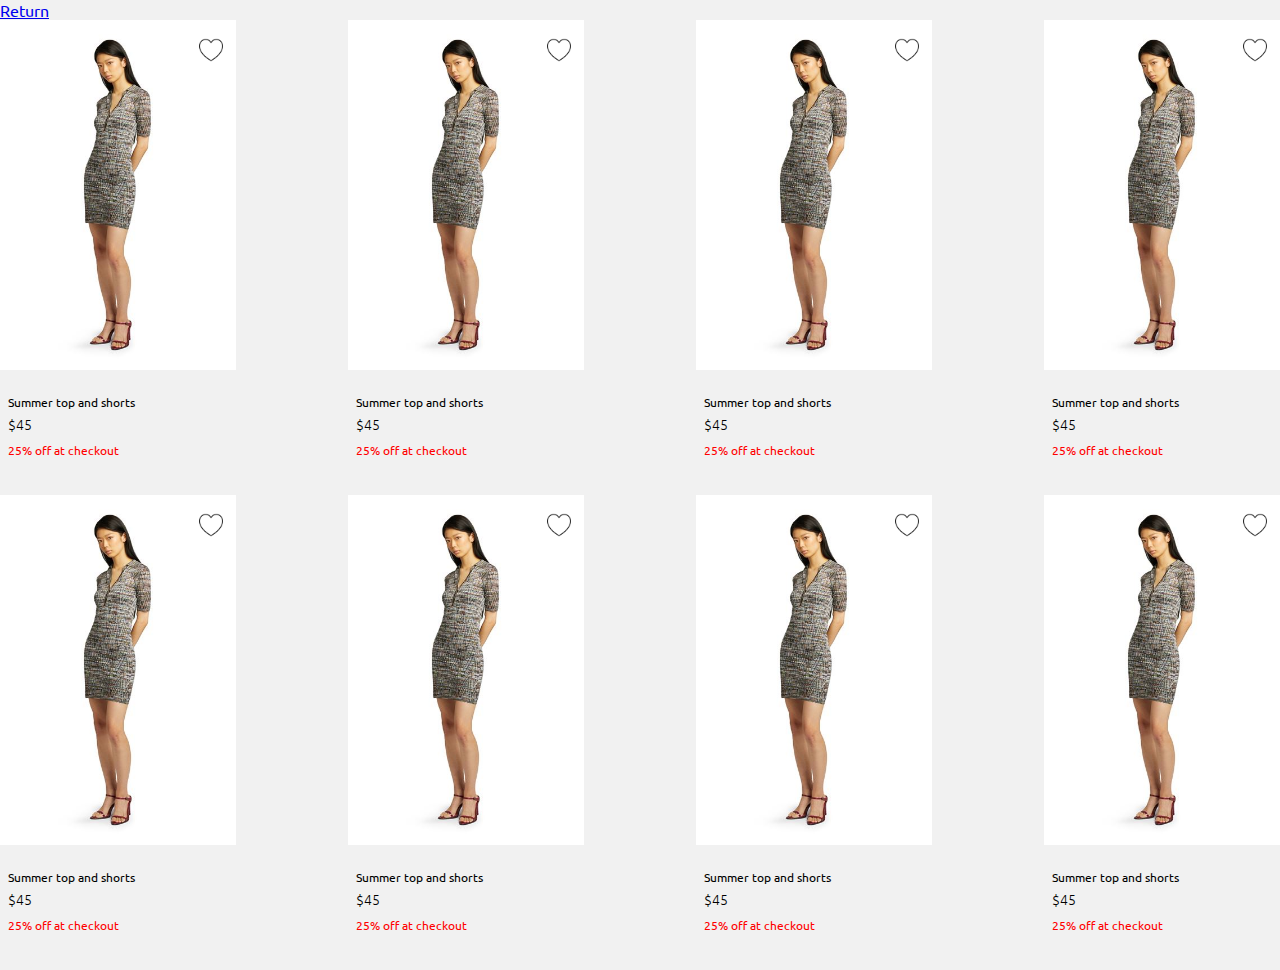
<file: catelogueTest.html>
<!DOCTYPE html>
<html lang="en">
<head>
    <meta charset="UTF-8">
    <meta http-equiv="X-UA-Compatible" content="IE=edge">
    <meta name="viewport" content="width=device-width, initial-scale=1.0">
    <title>test</title>
    <link rel="stylesheet" href="style.css">
    <link rel="preconnect" href="https://fonts.googleapis.com">
    <link rel="preconnect" href="https://fonts.gstatic.com" crossorigin>
    <link href="https://fonts.googleapis.com/css2?family=Ubuntu:ital,wght@0,300;0,500;1,300&display=swap" rel="stylesheet">
    <link href="https://fonts.googleapis.com/css2?family=Caveat+Brush&family=Open+Sans:wght@300&family=Ubuntu:ital,wght@0,300;0,500;1,300&display=swap" rel="stylesheet">
    
</head>
<body>
    <a href="index.html">Return</a>
    <div class="catelogue-card-container">
        <div class="categlogue-card">
            <div class="card">
                <div class="card-img">
                    <div class="heart-icon">
                        <img src="assets/images/dress/heart.png" alt="">
                    </div>
                    <img class="card-main-img"src="assets/images/dress/card_img1.jpg" alt="">
                </div>
                <div class="card-info">
                    <a href="" class="card-description">Summer top and shorts</a>
                    <p class="card-price">$45</p>
                    <a href="" class="card-discount">25% off at checkout</a>
                </div>
            </div>
            <div class="card">
                <div class="card-img">
                    <div class="heart-icon">
                        <img src="assets/images/dress/heart.png" alt="">
                    </div>
                    <img class="card-main-img"src="assets/images/dress/card_img1.jpg" alt="">
                </div>
                <div class="card-info">
                    <a href="" class="card-description">Summer top and shorts</a>
                    <p class="card-price">$45</p>
                    <a href="" class="card-discount">25% off at checkout</a>
                </div>
            </div>
            <div class="card">
                <div class="card-img">
                    <div class="heart-icon">
                        <img src="assets/images/dress/heart.png" alt="">
                    </div>
                    <img class="card-main-img"src="assets/images/dress/card_img1.jpg" alt="">
                </div>
                <div class="card-info">
                    <a href="" class="card-description">Summer top and shorts</a>
                    <p class="card-price">$45</p>
                    <a href="" class="card-discount">25% off at checkout</a>
                </div>
            </div>
            <div class="card">
                <div class="card-img">
                    <div class="heart-icon">
                        <img src="assets/images/dress/heart.png" alt="">
                    </div>
                    <img class="card-main-img"src="assets/images/dress/card_img1.jpg" alt="">
                </div>
                <div class="card-info">
                    <a href="" class="card-description">Summer top and shorts</a>
                    <p class="card-price">$45</p>
                    <a href="" class="card-discount">25% off at checkout</a>
                </div>
            </div>
        </div>
        
        <div class="categlogue-card">
            <div class="card">
                <div class="card-img">
                    <div class="heart-icon">
                        <img src="assets/images/dress/heart.png" alt="">
                    </div>
                    <img class="card-main-img"src="assets/images/dress/card_img1.jpg" alt="">
                </div>
                <div class="card-info">
                    <a href="" class="card-description">Summer top and shorts</a>
                    <p class="card-price">$45</p>
                    <a href="" class="card-discount">25% off at checkout</a>
                </div>
            </div>
            <div class="card">
                <div class="card-img">
                    <div class="heart-icon">
                        <img src="assets/images/dress/heart.png" alt="">
                    </div>
                    <img class="card-main-img"src="assets/images/dress/card_img1.jpg" alt="">
                </div>
                <div class="card-info">
                    <a href="" class="card-description">Summer top and shorts</a>
                    <p class="card-price">$45</p>
                    <a href="" class="card-discount">25% off at checkout</a>
                </div>
            </div>
            <div class="card">
                <div class="card-img">
                    <div class="heart-icon">
                        <img src="assets/images/dress/heart.png" alt="">
                    </div>
                    <img class="card-main-img"src="assets/images/dress/card_img1.jpg" alt="">
                </div>
                <div class="card-info">
                    <a href="" class="card-description">Summer top and shorts</a>
                    <p class="card-price">$45</p>
                    <a href="" class="card-discount">25% off at checkout</a>
                </div>
            </div>
            <div class="card">
                <div class="card-img">
                    <div class="heart-icon">
                        <img src="assets/images/dress/heart.png" alt="">
                    </div>
                    <img class="card-main-img"src="assets/images/dress/card_img1.jpg" alt="">
                </div>
                <div class="card-info">
                    <a href="" class="card-description">Summer top and shorts</a>
                    <p class="card-price">$45</p>
                    <a href="" class="card-discount">25% off at checkout</a>
                </div>
            </div>
        </div>
    </div>
    
</body>
</html>
</file>
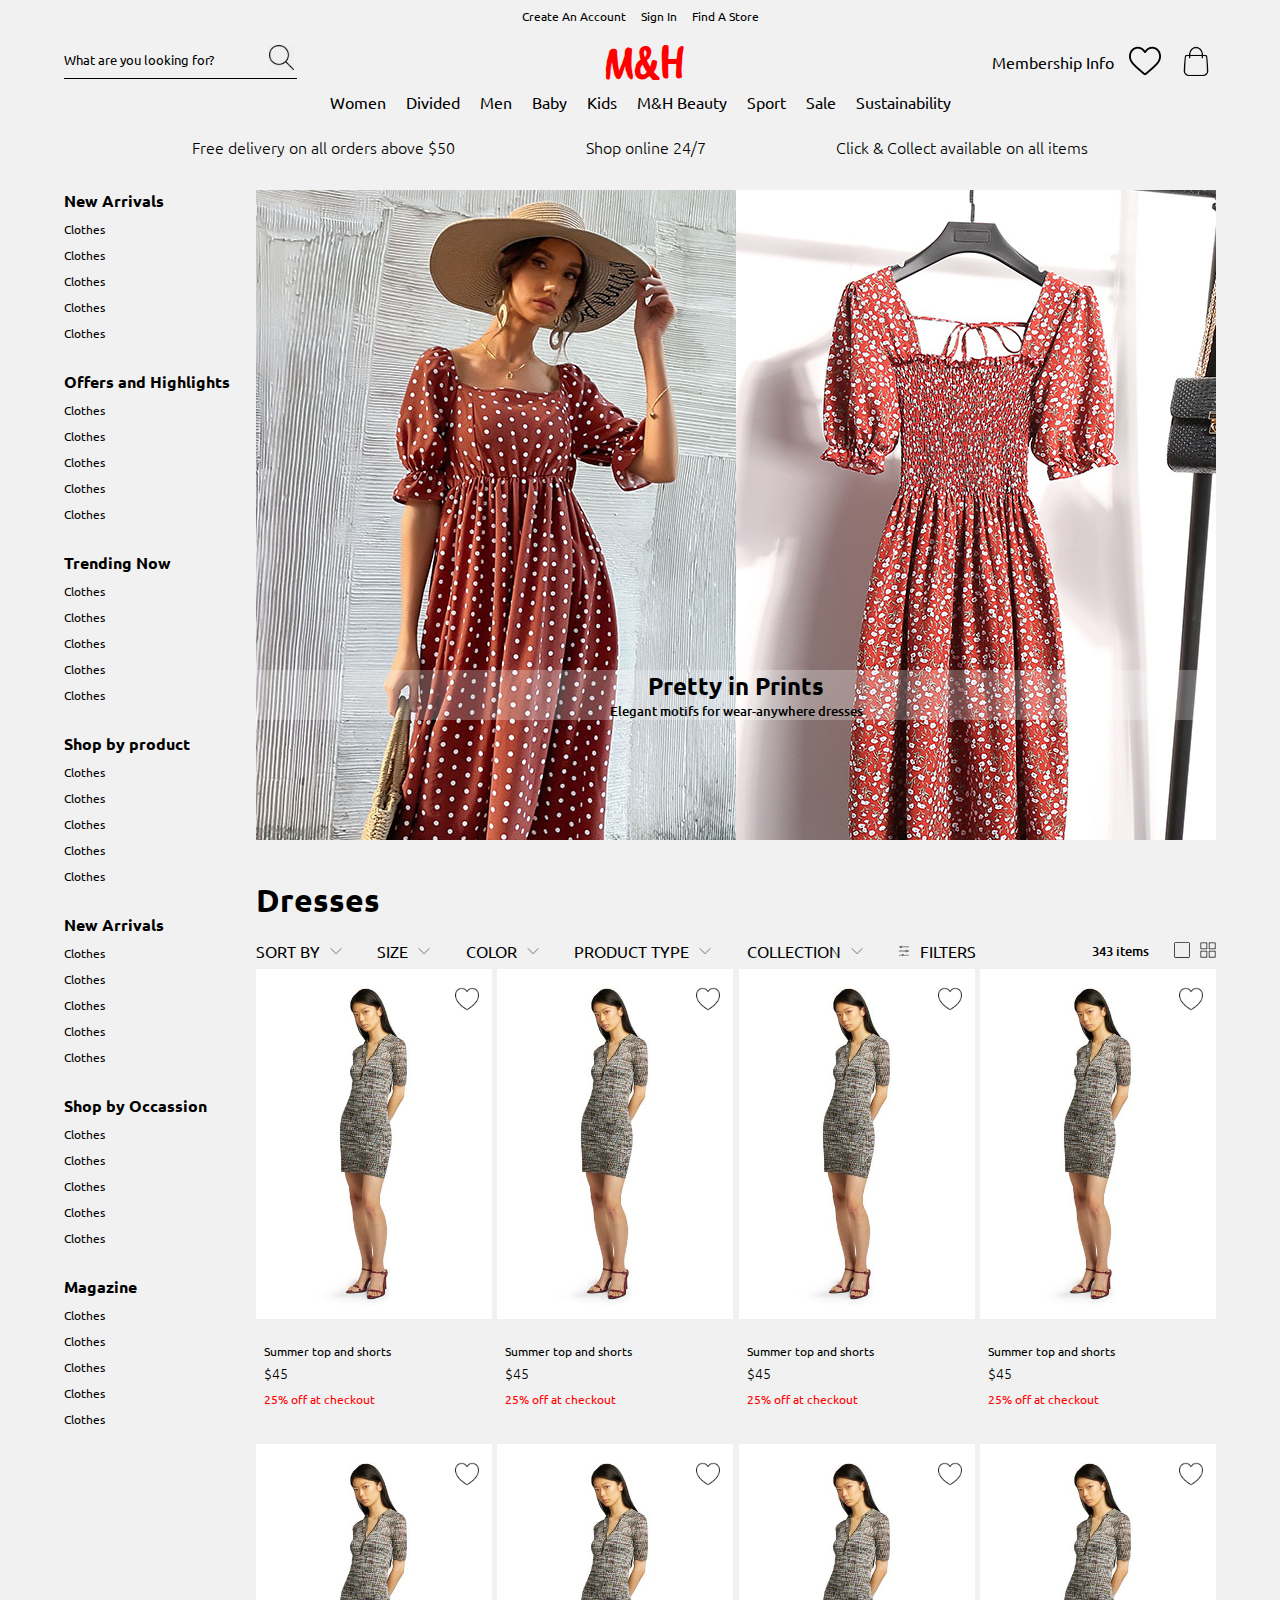
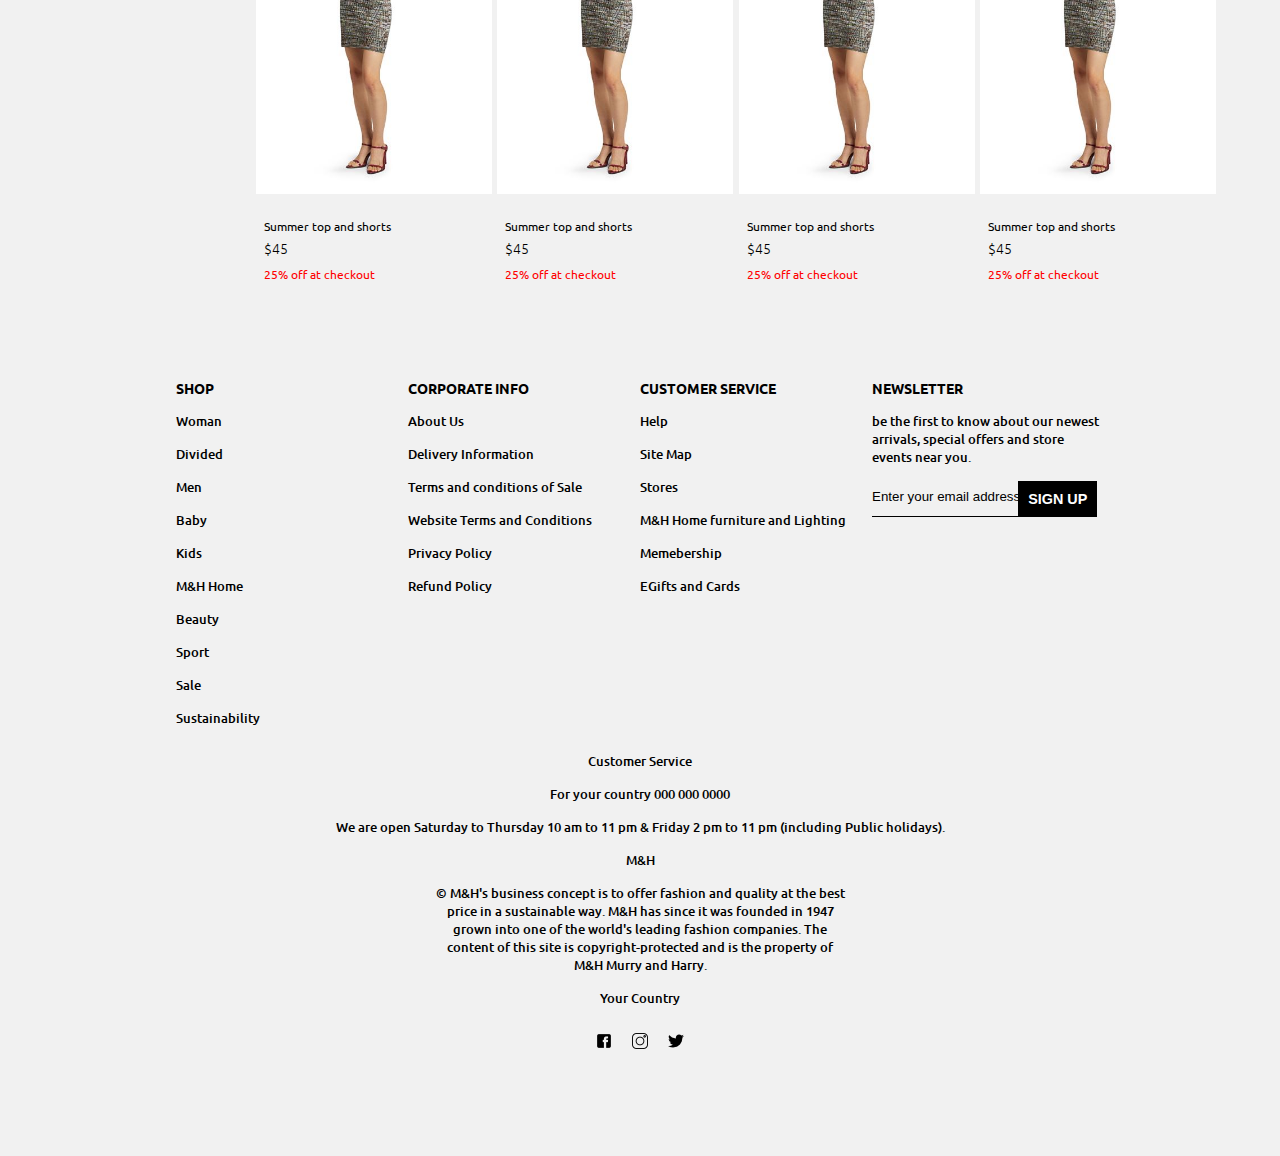
<file: dresses.html>
<!DOCTYPE html>
<html lang="en">
<head>
    <meta charset="UTF-8">
    <meta http-equiv="X-UA-Compatible" content="IE=edge">
    <meta name="viewport" content="width=device-width, initial-scale=1.0">
    <title>M&H</title>
    <link rel="stylesheet" href="style.css">
    <link rel="preconnect" href="https://fonts.googleapis.com">
    <link rel="preconnect" href="https://fonts.gstatic.com" crossorigin>
    <link href="https://fonts.googleapis.com/css2?family=Ubuntu:ital,wght@0,300;0,500;1,300&display=swap" rel="stylesheet">
    <link href="https://fonts.googleapis.com/css2?family=Caveat+Brush&family=Open+Sans:wght@300&family=Ubuntu:ital,wght@0,300;0,500;1,300&display=swap" rel="stylesheet">
    
</head>
<body>
    <header>
        <div class="login">
            <a href="">Create An Account</a>
            <a href="">Sign In</a>
            <a href="">Find A Store</a>
        </div>
        <div class="header-info">
            <div class="search">
                <div class="pad">
                    <input type="text" class="search-bar__input" placeholder="What are you looking for?" aria-label="search">
                    <button class="cancel"><img src="assets/images/cancel.png" width="15" height="15" alt="cancel"></button>
                    <button class="search-bar__submit" aria-label="submit search"><img src="assets/images/search.png" alt="search icon" width="25" height="25"></button>
                </div>
            </div>
            <div class="logo">
                <a href="index.html"><h1>M&H</h1></a>
            </div>
            <div class="info">
                <a href="">Membership Info</a>
                <a href=""><img src="assets/images/heart.png" alt="heart" width="32" height="32"></a>
                <a href=""><img src="assets/images/shopping-cart.png" width="40" height="40" alt="shopping basket"></a>
            </div>
        </div>
    </header>
    <nav>
        <ul class="nav-list">
            <li class="nav-list-item">
                <a href="">Women</a>
                <div class="women-ul__expanded">
            <div class="women-expanded">
                <a href=""><h6>New Arrivals</h6></a>
                <ul>
                    <li><a href="">View All</a></li>
                    <li><a href="">View All</a></li>
                    <li><a href="">View All</a></li>
                    <li><a href="">View All</a></li>
                    <li><a href="">View All</a></li>
                </ul>
            </div>
            <div class="women-expanded">
                <a href=""><h6>Shop By Product</h6></a>
                <ul>
                    <li><a href="">View All</a></li>
                    <li><a href="">View All</a></li>
                    <li><a href="">View All</a></li>
                    <li><a href="">View All</a></li>
                    <li><a href="">View All</a></li>
                </ul>
            </div>
            <div class="women-expanded">
                <a href=""><h6>Shop By Occassion</h6></a>
                <ul>
                    <li><a href="">View All</a></li>
                    <li><a href="">View All</a></li>
                    <li><a href="">View All</a></li>
                    <li><a href="">View All</a></li>
                    <li><a href="">View All</a></li>
                </ul>
            </div>
        </div>
            </li>
            <li class="nav-list-item">
                <a href="">Divided</a>
                <div class="women-ul__expanded">
            <div class="women-expanded">
                <a href=""><h6>New Arrivals</h6></a>
                <ul>
                    <li><a href="">View All</a></li>
                    <li><a href="">View All</a></li>
                    <li><a href="">View All</a></li>
                    <li><a href="">View All</a></li>
                    <li><a href="">View All</a></li>
                </ul>
            </div>
            <div class="women-expanded">
                <a href=""><h6>Shop By Product</h6></a>
                <ul>
                    <li><a href="">View All</a></li>
                    <li><a href="">View All</a></li>
                    <li><a href="">View All</a></li>
                    <li><a href="">View All</a></li>
                    <li><a href="">View All</a></li>
                </ul>
            </div>
            <div class="women-expanded">
                <a href=""><h6>Shop By Occassion</h6></a>
                <ul>
                    <li><a href="">View All</a></li>
                    <li><a href="">View All</a></li>
                    <li><a href="">View All</a></li>
                    <li><a href="">View All</a></li>
                    <li><a href="">View All</a></li>
                </ul>
            </div>
        </div>
            </li>
            <li class="nav-list-item">
                <a href="">Men</a>
                <div class="women-ul__expanded">
            <div class="women-expanded">
                <a href=""><h6>New Arrivals</h6></a>
                <ul>
                    <li><a href="">View All</a></li>
                    <li><a href="">View All</a></li>
                    <li><a href="">View All</a></li>
                    <li><a href="">View All</a></li>
                    <li><a href="">View All</a></li>
                </ul>
            </div>
            <div class="women-expanded">
                <a href=""><h6>Shop By Product</h6></a>
                <ul>
                    <li><a href="">View All</a></li>
                    <li><a href="">View All</a></li>
                    <li><a href="">View All</a></li>
                    <li><a href="">View All</a></li>
                    <li><a href="">View All</a></li>
                </ul>
            </div>
            <div class="women-expanded">
                <a href=""><h6>Shop By Occassion</h6></a>
                <ul>
                    <li><a href="">View All</a></li>
                    <li><a href="">View All</a></li>
                    <li><a href="">View All</a></li>
                    <li><a href="">View All</a></li>
                    <li><a href="">View All</a></li>
                </ul>
            </div>
        </div>
            </li>
            <li class="nav-list-item">
                <a href="">Baby</a>
                <div class="women-ul__expanded">
            <div class="women-expanded">
                <a href=""><h6>New Arrivals</h6></a>
                <ul>
                    <li><a href="">View All</a></li>
                    <li><a href="">View All</a></li>
                    <li><a href="">View All</a></li>
                    <li><a href="">View All</a></li>
                    <li><a href="">View All</a></li>
                </ul>
            </div>
            <div class="women-expanded">
                <a href=""><h6>Shop By Product</h6></a>
                <ul>
                    <li><a href="">View All</a></li>
                    <li><a href="">View All</a></li>
                    <li><a href="">View All</a></li>
                    <li><a href="">View All</a></li>
                    <li><a href="">View All</a></li>
                </ul>
            </div>
            <div class="women-expanded">
                <a href=""><h6>Shop By Occassion</h6></a>
                <ul>
                    <li><a href="">View All</a></li>
                    <li><a href="">View All</a></li>
                    <li><a href="">View All</a></li>
                    <li><a href="">View All</a></li>
                    <li><a href="">View All</a></li>
                </ul>
            </div>
        </div>
            </li>
            <li class="nav-list-item">
                <a href="">Kids</a>
                <div class="women-ul__expanded">
            <div class="women-expanded">
                <a href=""><h6>New Arrivals</h6></a>
                <ul>
                    <li><a href="">View All</a></li>
                    <li><a href="">View All</a></li>
                    <li><a href="">View All</a></li>
                    <li><a href="">View All</a></li>
                    <li><a href="">View All</a></li>
                </ul>
            </div>
            <div class="women-expanded">
                <a href=""><h6>Shop By Product</h6></a>
                <ul>
                    <li><a href="">View All</a></li>
                    <li><a href="">View All</a></li>
                    <li><a href="">View All</a></li>
                    <li><a href="">View All</a></li>
                    <li><a href="">View All</a></li>
                </ul>
            </div>
            <div class="women-expanded">
                <a href=""><h6>Shop By Occassion</h6></a>
                <ul>
                    <li><a href="">View All</a></li>
                    <li><a href="">View All</a></li>
                    <li><a href="">View All</a></li>
                    <li><a href="">View All</a></li>
                    <li><a href="">View All</a></li>
                </ul>
            </div>
        </div>
            </li>
            <li class="nav-list-item">
                <a href="">M&H Beauty</a>
                <div class="women-ul__expanded">
            <div class="women-expanded">
                <a href=""><h6>New Arrivals</h6></a>
                <ul>
                    <li><a href="">View All</a></li>
                    <li><a href="">View All</a></li>
                    <li><a href="">View All</a></li>
                    <li><a href="">View All</a></li>
                    <li><a href="">View All</a></li>
                </ul>
            </div>
            <div class="women-expanded">
                <a href=""><h6>Shop By Product</h6></a>
                <ul>
                    <li><a href="">View All</a></li>
                    <li><a href="">View All</a></li>
                    <li><a href="">View All</a></li>
                    <li><a href="">View All</a></li>
                    <li><a href="">View All</a></li>
                </ul>
            </div>
            <div class="women-expanded">
                <a href=""><h6>Shop By Occassion</h6></a>
                <ul>
                    <li><a href="">View All</a></li>
                    <li><a href="">View All</a></li>
                    <li><a href="">View All</a></li>
                    <li><a href="">View All</a></li>
                    <li><a href="">View All</a></li>
                </ul>
            </div>
        </div>
            </li>
            <li class="nav-list-item">
                <a href="">Sport</a>
                <div class="women-ul__expanded">
            <div class="women-expanded">
                <a href=""><h6>New Arrivals</h6></a>
                <ul>
                    <li><a href="">View All</a></li>
                    <li><a href="">View All</a></li>
                    <li><a href="">View All</a></li>
                    <li><a href="">View All</a></li>
                    <li><a href="">View All</a></li>
                </ul>
            </div>
            <div class="women-expanded">
                <a href=""><h6>Shop By Product</h6></a>
                <ul>
                    <li><a href="">View All</a></li>
                    <li><a href="">View All</a></li>
                    <li><a href="">View All</a></li>
                    <li><a href="">View All</a></li>
                    <li><a href="">View All</a></li>
                </ul>
            </div>
            <div class="women-expanded">
                <a href=""><h6>Shop By Occassion</h6></a>
                <ul>
                    <li><a href="">View All</a></li>
                    <li><a href="">View All</a></li>
                    <li><a href="">View All</a></li>
                    <li><a href="">View All</a></li>
                    <li><a href="">View All</a></li>
                </ul>
            </div>
        </div>
            </li>
            <li class="nav-list-item">
                <a href="">Sale</a>
                <div class="women-ul__expanded">
            <div class="women-expanded">
                <a href=""><h6>New Arrivals</h6></a>
                <ul>
                    <li><a href="">View All</a></li>
                    <li><a href="">View All</a></li>
                    <li><a href="">View All</a></li>
                    <li><a href="">View All</a></li>
                    <li><a href="">View All</a></li>
                </ul>
            </div>
            <div class="women-expanded">
                <a href=""><h6>Shop By Product</h6></a>
                <ul>
                    <li><a href="">View All</a></li>
                    <li><a href="">View All</a></li>
                    <li><a href="">View All</a></li>
                    <li><a href="">View All</a></li>
                    <li><a href="">View All</a></li>
                </ul>
            </div>
            <div class="women-expanded">
                <a href=""><h6>Shop By Occassion</h6></a>
                <ul>
                    <li><a href="">View All</a></li>
                    <li><a href="">View All</a></li>
                    <li><a href="">View All</a></li>
                    <li><a href="">View All</a></li>
                    <li><a href="">View All</a></li>
                </ul>
            </div>
        </div>
            </li>
            <li class="nav-list-item">
                <a href="">Sustainability</a>
                <div class="women-ul__expanded">
                    <div class="women-expanded">
                        <a href=""><h6>New Arrivals</h6></a>
                        <ul>
                            <li><a href="">View All</a></li>
                            <li><a href="">View All</a></li>
                            <li><a href="">View All</a></li>
                            <li><a href="">View All</a></li>
                            <li><a href="">View All</a></li>
                        </ul>
                    </div>
                    <div class="women-expanded">
                        <a href=""><h6>Shop By Product</h6></a>
                        <ul>
                            <li><a href="">View All</a></li>
                            <li><a href="">View All</a></li>
                            <li><a href="">View All</a></li>
                            <li><a href="">View All</a></li>
                            <li><a href="">View All</a></li>
                        </ul>
                    </div>
                    <div class="women-expanded">
                        <a href=""><h6>Shop By Occassion</h6></a>
                        <ul>
                            <li><a href="">View All</a></li>
                            <li><a href="">View All</a></li>
                            <li><a href="">View All</a></li>
                            <li><a href="">View All</a></li>
                            <li><a href="">View All</a></li>
                        </ul>
                    </div>
                </div>
            </li>
        </ul>
        <div class="extended-nav">
            <a href="">Free delivery on all orders above $50</a>
            <a href="">Shop online 24/7</a>
            <a href="">Click & Collect available on all items </a>
        </div>
        
    </nav>
    <main>
        <div class="main-container">
            <div class="aside">
                <div class="aside-category">
                    <div class="category-title">
                        <h4>New Arrivals</h4>
                    </div>
                    <div class="catergories">
                        <ul class="catergory-list">
                            <a href="" class="category-item"><li>Clothes</li></a>
                            <a href="" class="category-item"><li>Clothes</li></a>
                            <a href="" class="category-item"><li>Clothes</li></a>
                            <a href="" class="category-item"><li>Clothes</li></a>
                            <a href="" class="category-item"><li>Clothes</li></a>
                        </ul>
                    </div>
                </div>
                <div class="aside-category">
                    <div class="category-title">
                        <h4>Offers and Highlights</h4>
                    </div>
                    <div class="catergories">
                        <ul class="catergory-list">
                            <a href="" class="category-item"><li>Clothes</li></a>
                            <a href="" class="category-item"><li>Clothes</li></a>
                            <a href="" class="category-item"><li>Clothes</li></a>
                            <a href="" class="category-item"><li>Clothes</li></a>
                            <a href="" class="category-item"><li>Clothes</li></a>
                        </ul>
                    </div>
                </div>
                <div class="aside-category">
                    <div class="category-title">
                        <h4>Trending Now</h4>
                    </div>
                    <div class="catergories">
                        <ul class="catergory-list">
                            <a href="" class="category-item"><li>Clothes</li></a>
                            <a href="" class="category-item"><li>Clothes</li></a>
                            <a href="" class="category-item"><li>Clothes</li></a>
                            <a href="" class="category-item"><li>Clothes</li></a>
                            <a href="" class="category-item"><li>Clothes</li></a>
                        </ul>
                    </div>
                </div>
                <div class="aside-category">
                    <div class="category-title">
                        <h4>Shop by product</h4>
                    </div>
                    <div class="catergories">
                        <ul class="catergory-list">
                            <a href="" class="category-item"><li>Clothes</li></a>
                            <a href="" class="category-item"><li>Clothes</li></a>
                            <a href="" class="category-item"><li>Clothes</li></a>
                            <a href="" class="category-item"><li>Clothes</li></a>
                            <a href="" class="category-item"><li>Clothes</li></a>
                        </ul>
                    </div>
                </div>
                <div class="aside-category">
                    <div class="category-title">
                        <h4>New Arrivals</h4>
                    </div>
                    <div class="catergories">
                        <ul class="catergory-list">
                            <a href="" class="category-item"><li>Clothes</li></a>
                            <a href="" class="category-item"><li>Clothes</li></a>
                            <a href="" class="category-item"><li>Clothes</li></a>
                            <a href="" class="category-item"><li>Clothes</li></a>
                            <a href="" class="category-item"><li>Clothes</li></a>
                        </ul>
                    </div>
                </div>
                <div class="aside-category">
                    <div class="category-title">
                        <h4>Shop by Occassion</h4>
                    </div>
                    <div class="catergories">
                        <ul class="catergory-list">
                            <a href="" class="category-item"><li>Clothes</li></a>
                            <a href="" class="category-item"><li>Clothes</li></a>
                            <a href="" class="category-item"><li>Clothes</li></a>
                            <a href="" class="category-item"><li>Clothes</li></a>
                            <a href="" class="category-item"><li>Clothes</li></a>
                        </ul>
                    </div>
                </div>
                <div class="aside-category">
                    <div class="category-title">
                        <h4>Magazine</h4>
                    </div>
                    <div class="catergories">
                        <ul class="catergory-list">
                            <a href="" class="category-item"><li>Clothes</li></a>
                            <a href="" class="category-item"><li>Clothes</li></a>
                            <a href="" class="category-item"><li>Clothes</li></a>
                            <a href="" class="category-item"><li>Clothes</li></a>
                            <a href="" class="category-item"><li>Clothes</li></a>
                        </ul>
                    </div>
                </div>
            </div>
            <div class="featured-dresses">
                <div class="main-feature">
                    <div class="main-feature-container">
                        <div class="main-feature-title">
                            <h2>Pretty in Prints</h2>
                            <p>Elegant motifs for wear-anywhere dresses</p>
                        </div>
                        <div class="dress-img1">
                            
                        </div>
                        <div class="dress-img2">
                            
                        </div>
                    </div>
                </div>
                <h1 class="dress">Dresses</h1>
                <div class="catelogue">
                    <div class="categlogue-nav">
                        <div class="catelogue-nav-drop-down">
                            <div class="dropdown-nav">
                                <div class="dropdown-nav-menu">
                                    <span>SORT BY</span>
                                    <img src="assets/images/dress/drop-down.png"width="12px" height="12px" alt="">
                                </div>
                                <ul class="dropdown-menu-list">
                                    <li class="dropdown-menu-list-item">
                                        <input type="radio">
                                        <span>SIZE</span>
                                    </li>
                                    <li class="dropdown-menu-list-item">
                                        <input type="radio">
                                        <span>COLOR</span>
                                    </li>
                                    <li class="dropdown-menu-list-item">
                                        <input type="radio">
                                        <span>PRODUCT TYPE</span>
                                    </li>
                                    <li class="dropdown-menu-list-item">
                                        <input type="radio">
                                        <span>COLLECTION</span>
                                    </li>
                                </ul>
                            </div>
                            <div class="dropdown-nav">
                                <div class="dropdown-nav-menu">
                                    <span>SIZE</span>
                                    <img src="assets/images/dress/drop-down.png"width="12px" height="12px" alt="">
                                </div>
                                <ul class="dropdown-menu-list">
                                    <li class="dropdown-menu-list-item">
                                        <input type="radio">
                                        <span>Recommended</span>
                                    </li>
                                    <li class="dropdown-menu-list-item">
                                        <input type="radio">
                                        <span>New in</span>
                                    </li>
                                    <li class="dropdown-menu-list-item">
                                        <input type="radio">
                                        <span>Priced high to low</span>
                                    </li>
                                    <li class="dropdown-menu-list-item">
                                        <input type="radio">
                                        <span>Priced low to high</span>
                                    </li>
                                </ul>
                            </div>
                            <div class="dropdown-nav">
                                <div class="dropdown-nav-menu">
                                    <span>COLOR</span>
                                    <img src="assets/images/dress/drop-down.png"width="12px" height="12px" alt="">
                                </div>
                                <ul class="dropdown-menu-list">
                                    <li class="dropdown-menu-list-item">
                                        <input type="radio">
                                        <span>Recommended</span>
                                    </li>
                                    <li class="dropdown-menu-list-item">
                                        <input type="radio">
                                        <span>New in</span>
                                    </li>
                                    <li class="dropdown-menu-list-item">
                                        <input type="radio">
                                        <span>Priced high to low</span>
                                    </li>
                                    <li class="dropdown-menu-list-item">
                                        <input type="radio">
                                        <span>Priced low to high</span>
                                    </li>
                                </ul>
                            </div>
                            <div class="dropdown-nav">
                                <div class="dropdown-nav-menu">
                                    <span>PRODUCT TYPE</span>
                                    <img src="assets/images/dress/drop-down.png"width="12px" height="12px" alt="">
                                </div>
                                <ul class="dropdown-menu-list">
                                    <li class="dropdown-menu-list-item">
                                        <input type="radio">
                                        <span>Recommended</span>
                                    </li>
                                    <li class="dropdown-menu-list-item">
                                        <input type="radio">
                                        <span>New in</span>
                                    </li>
                                    <li class="dropdown-menu-list-item">
                                        <input type="radio">
                                        <span>Priced high to low</span>
                                    </li>
                                    <li class="dropdown-menu-list-item">
                                        <input type="radio">
                                        <span>Priced low to high</span>
                                    </li>
                                </ul>
                            </div>
                            <div class="dropdown-nav">
                                <div class="dropdown-nav-menu">
                                    <span>COLLECTION</span>
                                    <img src="assets/images/dress/drop-down.png"width="12px" height="12px" alt="">
                                </div>
                                <ul class="dropdown-menu-list">
                                    <li class="dropdown-menu-list-item">
                                        <input type="radio">
                                        <span>Recommended</span>
                                    </li>
                                    <li class="dropdown-menu-list-item">
                                        <input type="radio">
                                        <span>New in</span>
                                    </li>
                                    <li class="dropdown-menu-list-item">
                                        <input type="radio">
                                        <span>Priced high to low</span>
                                    </li>
                                    <li class="dropdown-menu-list-item">
                                        <input type="radio">
                                        <span>Priced low to high</span>
                                    </li>
                                </ul>
                            </div>
                            <div class="dropdown-nav">
                                <div class="dropdown-nav-menu">
                                    <img src="assets/images/dress/filter.png"width="12px" height="12px" alt="">
                                    <span>FILTERS</span>
                                </div>
                                <ul class="dropdown-menu-list">
                                    <li class="dropdown-menu-list-item">
                                        <input type="radio">
                                        <span>Recommended</span>
                                    </li>
                                    <li class="dropdown-menu-list-item">
                                        <input type="radio">
                                        <span>New in</span>
                                    </li>
                                    <li class="dropdown-menu-list-item">
                                        <input type="radio">
                                        <span>Priced high to low</span>
                                    </li>
                                    <li class="dropdown-menu-list-item">
                                        <input type="radio">
                                        <span>Priced low to high</span>
                                    </li>
                                </ul>
                            </div>
                            
                        </div>
                        <div class="catelogue-nav-display">
                                <P>343 items</P>
                                <button class="display-icon1"><img src="assets/images/dress/square.png" alt=""></button>
                                <button class="display-icon2"><img src="assets/images/dress/squares.png" alt=""></button>
                        </div>
                    </div>

                    <div class="catelogue-card-container">
                        <div class="categlogue-card">
                            <div class="card">
                                <div class="card-img">
                                    <div class="red-icon"><img class="red-heart" src="assets/images/redheart.png" alt=""></div>

                                    <div class="heart-icon">
                                        <img class="white-heart" src="assets/images/dress/heart.png" alt="">
                                    </div>
                                    <img class="card-main-img"src="assets/images/dress/card_img1.jpg" alt="">
                                </div>
                                <div class="card-info">
                                    <a href="" class="card-description">Summer top and shorts</a>
                                    <p class="card-price">$45</p>
                                    <a href="" class="card-discount">25% off at checkout</a>
                                </div>
                            </div>
                            <div class="card">
                                <div class="card-img">
                                    <div class="red-icon"><img class="red-heart" src="assets/images/redheart.png" alt=""></div>

                                    <div class="heart-icon">
                                        <img src="assets/images/dress/heart.png" alt="">
                                    </div>
                                    <img class="card-main-img"src="assets/images/dress/card_img1.jpg" alt="">
                                </div>
                                <div class="card-info">
                                    <a href="" class="card-description">Summer top and shorts</a>
                                    <p class="card-price">$45</p>
                                    <a href="" class="card-discount">25% off at checkout</a>
                                </div>
                            </div>
                            <div class="card">
                                <div class="card-img">
                                    <div class="red-icon"><img class="red-heart" src="assets/images/redheart.png" alt=""></div>

                                    <div class="heart-icon">
                                        <img src="assets/images/dress/heart.png" alt="">
                                    </div>
                                    <img class="card-main-img"src="assets/images/dress/card_img1.jpg" alt="">
                                </div>
                                <div class="card-info">
                                    <a href="" class="card-description">Summer top and shorts</a>
                                    <p class="card-price">$45</p>
                                    <a href="" class="card-discount">25% off at checkout</a>
                                </div>
                            </div>
                            <div class="card">
                                <div class="card-img">
                                    <div class="red-icon"><img class="red-heart" src="assets/images/redheart.png" alt=""></div>

                                    <div class="heart-icon">
                                        <img src="assets/images/dress/heart.png" alt="">
                                    </div>
                                    <img class="card-main-img"src="assets/images/dress/card_img1.jpg" alt="">
                                </div>
                                <div class="card-info">
                                    <a href="" class="card-description">Summer top and shorts</a>
                                    <p class="card-price">$45</p>
                                    <a href="" class="card-discount">25% off at checkout</a>
                                </div>
                            </div>
                        </div>
                        <div class="categlogue-card">
                            <div class="card">
                                <div class="card-img">
                                    <div class="red-icon"><img class="red-heart" src="assets/images/redheart.png" alt=""></div>

                                    <div class="heart-icon">
                                        <img src="assets/images/dress/heart.png" alt="">
                                    </div>
                                    <img class="card-main-img"src="assets/images/dress/card_img1.jpg" alt="">
                                </div>
                                <div class="card-info">
                                    <a href="" class="card-description">Summer top and shorts</a>
                                    <p class="card-price">$45</p>
                                    <a href="" class="card-discount">25% off at checkout</a>
                                </div>
                            </div>
                            <div class="card">
                                <div class="card-img">
                                    <div class="red-icon"><img class="red-heart" src="assets/images/redheart.png" alt=""></div>

                                    <div class="heart-icon">
                                        <img src="assets/images/dress/heart.png" alt="">
                                    </div>
                                    <img class="card-main-img"src="assets/images/dress/card_img1.jpg" alt="">
                                </div>
                                <div class="card-info">
                                    <a href="" class="card-description">Summer top and shorts</a>
                                    <p class="card-price">$45</p>
                                    <a href="" class="card-discount">25% off at checkout</a>
                                </div>
                            </div>
                            <div class="card">
                                <div class="card-img">
                                    <div class="red-icon"><img class="red-heart" src="assets/images/redheart.png" alt=""></div>

                                    <div class="heart-icon">
                                        <img src="assets/images/dress/heart.png" alt="">
                                    </div>
                                    <img class="card-main-img"src="assets/images/dress/card_img1.jpg" alt="">
                                </div>
                                <div class="card-info">
                                    <a href="" class="card-description">Summer top and shorts</a>
                                    <p class="card-price">$45</p>
                                    <a href="" class="card-discount">25% off at checkout</a>
                                </div>
                            </div>
                            <div class="card">
                                <div class="card-img">
                                    <div class="red-icon"><img class="red-heart" src="assets/images/redheart.png" alt=""></div>

                                    <div class="heart-icon">
                                        <img src="assets/images/dress/heart.png" alt="">
                                    </div>
                                    <img class="card-main-img"src="assets/images/dress/card_img1.jpg" alt="">
                                </div>
                                <div class="card-info">
                                    <a href="" class="card-description">Summer top and shorts</a>
                                    <p class="card-price">$45</p>
                                    <a href="" class="card-discount">25% off at checkout</a>
                                </div>
                            </div>
                        </div>
                    </div>
                </div>
            </div>
        </div>

    </main>
    <footer>
        <div class="footer-menu">
            <div class="footer-menu-items">
                <h4>SHOP</h4>
                <a href="">Woman</a>
                <a href="">Divided</a>
                <a href="">Men</a>
                <a href="">Baby</a>
                <a href="">Kids</a>
                <a href="">M&H Home</a>
                <a href="">Beauty</a>
                <a href="">Sport</a>
                <a href="">Sale</a>
                <a href="">Sustainability</a>

            </div>
            <div class="footer-menu-items">
                <h4>CORPORATE INFO</h4>
                <a href="">About Us</a><a href="">Delivery Information</a><a href="">Terms and conditions of Sale</a><a href="">Website Terms and Conditions</a><a href="">Privacy Policy</a><a href="">Refund Policy</a>
            </div>
            <div class="footer-menu-items">
                <h4>CUSTOMER SERVICE</h4>
                <a href="">Help</a><a href="">Site Map</a><a href="">Stores</a><a href="">M&H Home furniture and Lighting</a><a href="">Memebership</a><a href="">EGifts and Cards</a>
            </div>
            <div class="footer-menu-items">
                <h4>NEWSLETTER</h4>
                <p>be the first to know about our newest arrivals, special offers and store events near you.</p>
                <div class="sign-up">
                    <input type="text" name="" id="" placeholder="Enter your email address">
                    <button class="sign-up-btn">SIGN UP</button>
                </div>
            </div>
        </div>

        <div class="container">
            <p>Customer Service</p>
            <p>For your country 000 000 0000</p>
            <p>
                We are open Saturday to Thursday 10 am to 11 pm & Friday 2 pm to 11 pm (including Public holidays).
            </p>
            <p>M&H</p>
            <p>&copy M&H's business concept is to offer fashion and quality at the best<br> price in a sustainable way. M&H has since it was founded in 1947<br> grown into one of the world's leading fashion companies. The<br>content of this site is copyright-protected and is the property of<br> M&H Murry and Harry.</p>
            <p>Your Country</p>

            <div class="social">
                <a href=""><img src="assets/images/facebook.png" alt=""></a>
                <a href=""><img src="assets/images/instagram.png" alt=""></a>
                <a href=""><img src="assets/images/twitter.png" alt=""></a>
            </div>
        </div>
        
    </footer>
    <script src="index.js"></script>
</body>
</html>
</file>
<file: style.css>
* {
    margin: 0;
    padding: 0;
}

body{
    font-family: 'Open Sans', sans-serif;
    font-family: 'Ubuntu', sans-serif;
    background-color: #f1f1f1;
    height: 100vh;
    display: flex;
    flex-direction: column;
    box-sizing: border-box;
}
/*COMMON PAGE STYLES*/

/**/

/*************************HEADER***************************************/
.login{
    font-size: 0.75rem;
    width: 40%;
    padding: 8px 0;
    display: flex;
    justify-content: center;
    align-items: center;
    gap: 15px;
    
    margin: auto;
}

.login a{
    text-decoration: none;
    color: black;
}

.login a:hover{
    color:grey;
}

.header-info{
    width: 90%;
    display: flex;
    align-items: center;
    justify-content: space-between;
    margin: auto;
}



.info{
    display: flex;
    align-items: center;
    gap: 15px;
}

.info a{
    text-decoration: none;
    color: black;
}

.logo a{
 text-decoration: none;
}

.logo a > h1{
    font-family: 'Caveat Brush', sans-serif;
    color: red;
    font-size: 3rem;
    font-weight: lighter;
}

.search{
    border-bottom: 1px solid black;
}

.pad{
    margin-bottom: 5px;
    display: flex;
    align-items: center;
}

.pad button{
    margin-right: 3px;
}

.search-bar__input{
    font-family: 'Ubuntu', sans-serif;
    border: 0;
    outline: none;
    background-color: #f1f1f1;
    color: black;
}

::placeholder{
    color: black;
}

.search-bar__submit{
    border: 0;
}

.cancel{
    border: 0;
}

.cancel img{
    display: none;
}
/*****************************************END OF HEADER***************************/
    
/*******************************************NAV BAR**********************************************/
nav{
    width: 100%;
    margin: 0 auto 32px;
    position: relative;
    
}

.nav-list{
    display: flex;
    justify-content: center;
    align-items: center;
    gap: 20px;
    margin-bottom: 24px;
    
}

.nav-list li{
    list-style: none;
}

.nav-list li > a{
    text-decoration: none;
    color: black;
}
.nav-list-item:hover .women-ul__expanded{
    
    display: flex;
}
.women-ul__expanded{
    width: 90%;
    position: absolute;
    top: 130%;
    left: 50%;
    transform: translate(-50%, -50%);
    display: flex;
    gap: 35px;
    background-color: #f1f1f1;
    margin: auto;
    display: none;
    z-index: 1;
}

.women-expanded{
    padding: 8px;
}
.women-expanded a{
    text-decoration: none;
    color: black;
    font-size: 1.2rem;
}
.women-expanded ul > li{
    list-style: none;
}

.women-expanded ul > li > a{
    text-decoration: none;
    font-size: 0.75rem;
    color: black;
}

.extended-nav{
    width: 70%;
    display: flex;
    justify-content: space-between;
    align-items: center;
    margin: auto;

}

.extended-nav a{
    text-decoration: none;
    font-weight: lighter;
    color: black;
}

/**************************END OF NAV STYLES*****************************************/


/**************************TOP CATEGORIES & TRENDING RIGHT NOW SECTION STYLES*******************************/
.page-title{
    margin-bottom: 24px;
}
.catergory-selection{
    width: 70%;
    margin: auto;
    display: flex;
    justify-content: space-between;
}

.categorys{
    height: 100px;
    width: 100px;
    overflow: hidden;
    border-radius: 100%;
    margin-bottom: 8px;
    
}

.category-img{
    height: 100%;
    width: 100%;
    object-fit: cover;
    object-position: center;
}

.holding{
    text-align: center;
}

.holding p{
    font-weight: lighter;
}

/***********************END OF TOP CATEGORIES SECTION STYLES*****************/

/*READY FOR THE HOLIDAYS STYLES*/
.fashion_2023{
    width: 70%;
    height: 550px;
    margin: auto;
    background-image: linear-gradient(to top, rgba(46, 60, 61, 0.5), rgba(46, 60, 61, 0.5)), url(/assets/images/fashion_cover.jpg);
    background-size: cover;
    background-repeat: no-repeat;
    background-position: center;
    color: white;
}
.fashion_2023_text{
    padding: 10px;
    margin-top: 40%;
}
.fashion_2023_text h2{
    margin-bottom: 8px;
}
.fashion_2023_text h4{
    margin-bottom: 25px;
    font-weight: lighter;
}
.fashion_2023_btn{
    padding:10px 20px;
    background-color: transparent;
    border: none;
    outline: 0.5px solid white;
    color: white;
    cursor: pointer;
    transition: 0.5s ease-in-out;
}
.fashion_2023_btn:hover{
    color: black;
    background-color: white;
}
/*END OF READY FOR HOLIDAY STYLES*/

/*TRENDING RIGHT NOW STYLES*/
/*Same as Top Category Styles - see above*/

/**/
.container{
    text-align: center;
    padding: 10px 0;
    margin-bottom: 24px;
}

.btn-container{
    border: 1px solid black;
    width: 70%;
    height: 550px;
    margin: auto;
    /* position: relative; */
}

/*NEW FASHION HIGHTLIGHS*/
.product{
    position: relative;
    overflow: hidden;
    padding: 20px;
    margin-bottom: 24px;
}

.product-container{
    padding: 0 4vw;
    display: flex;
    overflow-x: auto;
    scroll-behavior: smooth;
}

.product-container::-webkit-scrollbar{
    display: none;
}

.product-card{
    flex: 0 0 auto;
    width: 250px;
    height: 450px;
    margin-right: 35px;
}

.product-image{
    position: relative;
    width: 100%;
    height: 350px;
    overflow: hidden;
}

.product-thumb{
    width: 100%;
    height: 100%;
    object-fit: cover;
}

.card-btn{
    position: absolute;
    bottom: 10px;
    left: 50%;
    transform: translate(-50%);
    padding: 10px;
    width: 90%;
    border: none;
    outline: none;
    background: #fff;
    border-radius: 5px;
    transition: 0.5s;
    opacity: 0;
}

.product-card:hover .card-btn{
    opacity: 1;
}
.cardbtn:hover{
    background: #009688;
    color: #fff;
}
.product-info{
    width:100%;
    height: 100%;
    padding-top: 10px;
}
.product-brand{
    text-transform: uppercase;
}
.product-short-description{
    width: 100%;
    height: 20px;
    line-height: 20px;
    overflow: hidden;
    opacity: 0.5;
    text-transform: uppercase;
    margin: 5px 0;
}
.price{
    font-weight: 900;
    font-size: 15px;
}
.pre-btn, .nxt-btn{
    border: none;
    width:10vw;
    height: 100%;
    position: absolute;
    top: 0;
    display: flex;
    justify-content: center;
    align-items: center;
    cursor: pointer;
    z-index: 9;
}
.pre-btn{
    left: 0;
}

.nxt-btn{
    right:0;
}
.pre-btn img,
.nxt-btn img{
    opacity: 0.2;
}
.pre-btn:hover img,
.nxt-btn:hover img{
    opacity:1;
}
/*END OF NEW FASHION HIGHLIGHTS*/

/*M & H ESSENTIALS*/
.essentials{
    width: 70%;
    height: 550px;
    margin: auto;
    background-image: linear-gradient(to bottom, rgba(46, 60, 61, 0), rgba(46, 60, 61, 0.5)), url(/assets/images/bright_background.jpg);
    background-size: cover;
    background-repeat: no-repeat;
    background-position: center;
    color: white;
    position: relative
}
.essentials-text{
    position: absolute;
    margin-top: 40%;
    left:0;
    right:0;
    padding: 10px;
}
.essentials-text h2{
    margin-bottom: 8px;

}
.essentials-text h4{
    margin-bottom: 25px;
    font-weight: lighter;
}

.essentials-btn{
    padding:10px 20px;
    background-color: transparent;
    border: none;
    outline: 0.5px solid white;
    color: white;
    cursor: pointer;
    transition: 0.5s ease-in-out;
}

.essentials-btn:hover{
    background:#ffd91c;
    color:#fff;
    outline: none;
}
/*END OF M & H ESSENTIALS*/

/*MAGAZINE */
.magazine-container{
    width: 100%;
    text-align: center;
    background-color: #f5edd7;
    padding-top:40px;
    padding-bottom: 40px;
}

.magazine-card-container{
    width: 70%;
    display: flex;
    justify-content: space-between;
    margin: 0 auto;
   
}

.magazine-card{
    width: 300px;
    height: 350px;
    background-color: #fff;
    /* overflow: hidden; */
}

.magazine-card-img{
    width: 100%;
    height: 60%;
    overflow: hidden;
}

.magazine-card-img img{
    height: 100%;
    width: 100%;
    object-fit: cover;
}
.mag-h2{
    margin-bottom: 20px;
}
.mag-h4{
    margin-bottom: 40px;
}
.mag-h4 a{
    font-size: .85rem;
    font-weight: 100;
    color: black;
    text-decoration: none;
    transition: 0.5s ease-in-out;
}

.magazine-action{
    padding-bottom: 5px;
    font-weight: 500;
    background-color: transparent;
    border: none;
    border-bottom: 1px solid black;
    cursor: pointer;
    transition: 0.3s ease-in-out;
}
.magazine-action:hover{
    color: gray;
}
.magazine-card-info{
    padding: 10px;
}
.magazine-inside{
    margin-bottom: 15px;
    font-size: 0.8rem;
    font-weight: 300;
    letter-spacing: 2px;
}
.magazine-card-info-description{
    margin-bottom: 35px;
}
.call-to-action{
    display: flex;
    justify-content: center;
    align-items: center;
}
.call-to-action-anchor{
    font-size: 0.75rem;
    color:black;
    font-weight: 600;
    text-decoration: none;
    margin-right: 8px;
}
.call-to-action-img{
    height: 12px;
    width: 12px;
}
/*END OF MAGAZINE*/


/***************************************STYLES FOR DRESSES.HTML***********************************************/
/*ASIDE*/
.aside{
    width: 20%;
}
.aside-category{
    margin-bottom: 30px;
}
.category-title{
    margin-bottom: 10px;
}
.category-item{
    text-decoration: none;
    margin-bottom: 8px;
}
.category-item:hover{
    text-decoration: underline;
}
.category-item li{
    list-style: none;
    font-size: 0.75rem;
    color: black;
    margin-bottom: 10px;
}
/*END OF ASIDE*/

/*PRETTY IN PRINTS*/
.featured-dresses{
    width:100%;
}
.main-feature{
    height: 650px;
    width: 100%;
    margin-bottom: 40px;
}
.main-feature-container{
    position:relative;
    display: flex;
}

.dress-img1{
    height:650px;
    width:50%;
    background-image: url(/assets/images/dress/main-img1.jpg);
    background-position: top;
}
.dress-img2{
    height:650px;
    width:50%;
    background-image: url(/assets/images/dress/main-img2.jpg);
    background-position: top;
}
.main-feature-title{
    position: absolute;
    height: 50px;
    width: 100%;
    text-align: center;
    margin-top: 50%;
    background-color: rgba(255,255,255,0.250);
}
/*END*/

/*DRESSES*/
.main-container{
    width:90%;
    padding:0 10px;
    display: flex;
    justify-content: space-between;
    margin: auto;
}
.dress{
    margin-bottom: 20px;
}
.catelogue-nav-drop-down{
    display: flex;
    justify-content: space-between;
    align-items: center;
    width: 75%;
}
.catelogue-nav-display{
    display: flex;
    align-items: center;
    
}
.catelogue-nav-display p{
    margin: 0 25px 0 0;
}

.categlogue-nav{
    display: flex;
    align-items: center;
    justify-content: space-between;
    margin-bottom: 8px;
}
.dropdown-nav-menu{
    display: flex;
    align-items: center;
    justify-content: center;
    gap: 10px;
    cursor: pointer;
}
.dropdown-menu-list{
    margin-top: 20px;
    padding: 10px;
    cursor: pointer;
    display: none;
    width: 250px;
    
}
.dropdown-menu-list-item{
    list-style-type: none;
    height: 35px;
    display: flex;
    align-items: center;
    padding-left: 5px;
}
.dropdown-nav-menu img{
    transition: 0.3s;
}

.dropdown-nav.active .dropdown-nav-menu img{
    transform: rotate(-180deg);
}

.dropdown-menu-list-item:hover{
    background: pink;
}
.dropdown-nav.active .dropdown-menu-list{
    position: absolute;
    display:block;
    z-index: 2;
    background-color: #f1f1f1;
}

.dropdown-menu-list input{
    margin: 0 10px 0 0;
}
.catelogue-card-container{
    z-index: 0.5;
}
.categlogue-card{
    display: flex;
    justify-content: space-between;
    margin-bottom: 25px;
}
.card{
    height: 365px;
    width: 200px;
    display:inline-block;
}
.card-img{
    height:300px;
    width:200px;
    overflow: hidden;
    margin-bottom: 20px;
    
}
.card-img img{
    height: 100%;
    width: 100%;
    object-fit: cover;
}
.card-info{
    margin-left:8px;
}
.card-info p{
    margin: 4px 0;
    font-size: 0.9rem;
    font-weight: lighter;
}
.card-description{
    text-decoration: none;
    color: black;
    margin-bottom: 4px;
    font-size: 0.75rem;
}
.card-discount{
    text-decoration: none;
    color: red;
    font-size: 0.75rem;
}
.display-icon1{
    /* margin-right: 15px; */
    border: none;
    cursor: pointer;
    margin-right: 10px;
}
.display-icon2{
    border: none;
    cursor: pointer;
}

.card{
    width: 236px;
    height: 450px;
    overflow: hidden;
    /* background-color: white; */
    
}
.card-img{
    width: 100%;
    height:350px;
    position: relative;
}
.card-main-img{
    height:100%;
    width: 100%;
    object-fit: cover;
    z-index: 0.5;
}
.heart-icon{
    width:24px;
    height: 24px;
    position: absolute;
    z-index: 1;
    top: 15px;
    right: 10px;
    padding: 3px;
    cursor: pointer;
    background-color: white;
    
}


.heart-icon:hover{
    display: none;
}
.red-icon{
    width:24px;
    height: 24px;
    position: absolute;
    z-index: 1;
    top: 15px;
    right: 10px;
    padding: 3px;
}

 
/*END OF DRESSES*/

/*FOOTER*/
footer{
    
    margin-top:auto;
    padding: 60px;
}
.footer-menu{
    display: flex;
    justify-content: space-between;
    
    width: 80%;
    margin: 0 auto;

}
.footer-menu-items{
    width: 245.8px;
    display: flex;
    flex-direction: column;
}
.footer-menu-items h4{
    font-size: 0.85rem;
    margin-bottom: 15px;
    font-weight: 600;
}
.footer-menu-items a,p{
    text-decoration: none;
    color: black;
    font-size: 0.80rem;
    font-weight: 500;
    margin-bottom: 15px;
}
.sign-up{
    display: flex;
}
.sign-up input{
    width: 63%;
    padding-bottom: 5px;
    background-color: transparent;
    border: none;
    border-bottom: 1px solid black;
}
.sign-up button{
    padding: 10px 10px;
    background-color: black;
    font-size: 0.9rem;
    font-weight: bold;
    color: white;
    border: none;
}
.sign-up-btn{
    cursor: pointer;
}
.social{
    padding: 10px;
    display: flex;
    align-items: center;
    justify-content: center;
    gap: 20px;
}
/*END OF FOOTER*/
</file>
